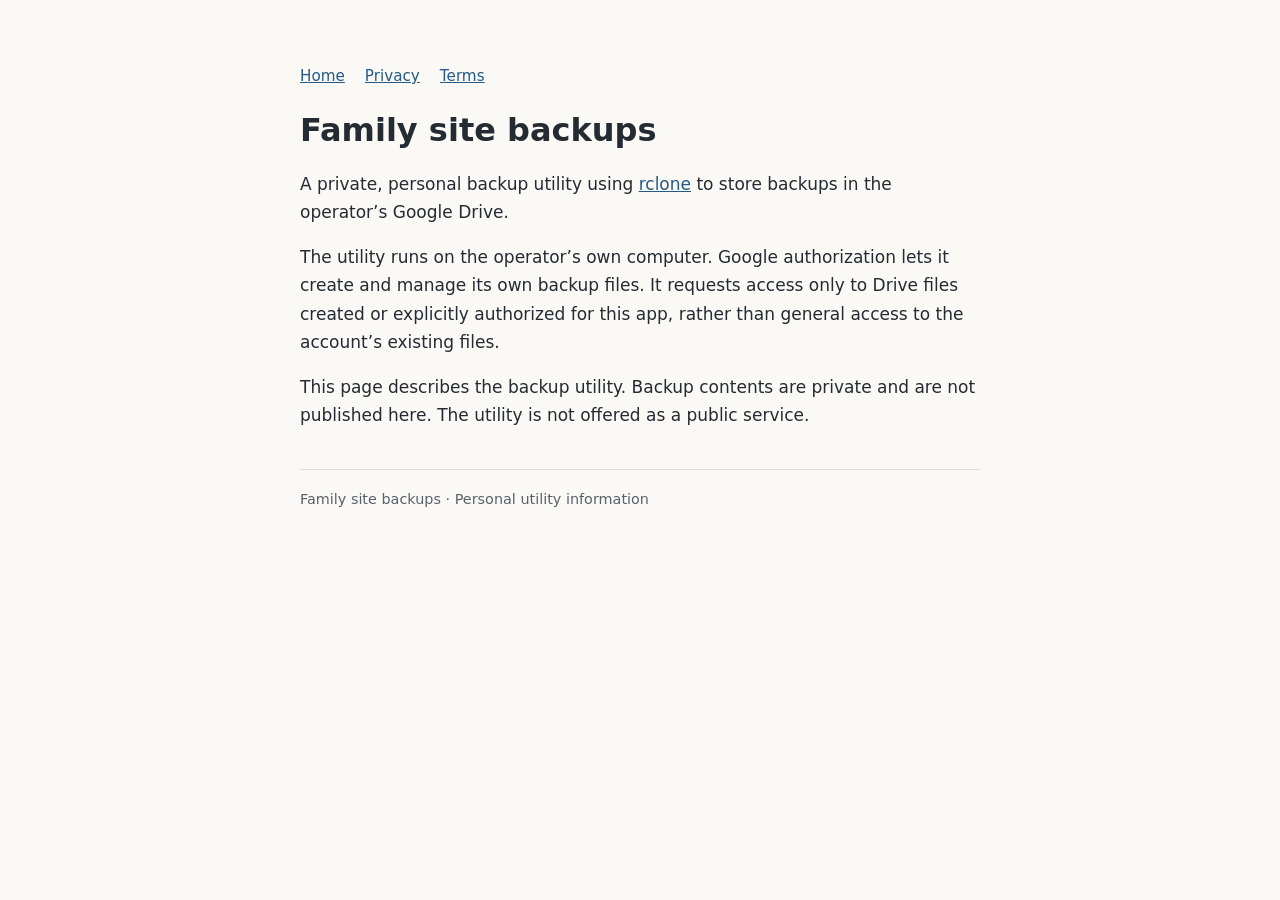
<file: index.html>
<!doctype html>
<html lang="en"><head><meta charset="utf-8"><meta name="viewport" content="width=device-width, initial-scale=1"><title>Family site backups</title><link rel="stylesheet" href="style.css"></head><body><main><nav aria-label="Information"><a href="index.html">Home</a><a href="privacy.html">Privacy</a><a href="terms.html">Terms</a></nav><h1>Family site backups</h1>
<p>A private, personal backup utility using <a href="https://rclone.org/">rclone</a> to store backups in the operator’s Google Drive.</p>
<p>The utility runs on the operator’s own computer. Google authorization lets it create and manage its own backup files. It requests access only to Drive files created or explicitly authorized for this app, rather than general access to the account’s existing files.</p>
<p>This page describes the backup utility. Backup contents are private and are not published here. The utility is not offered as a public service.</p><footer>Family site backups · Personal utility information</footer></main></body></html>
</file>
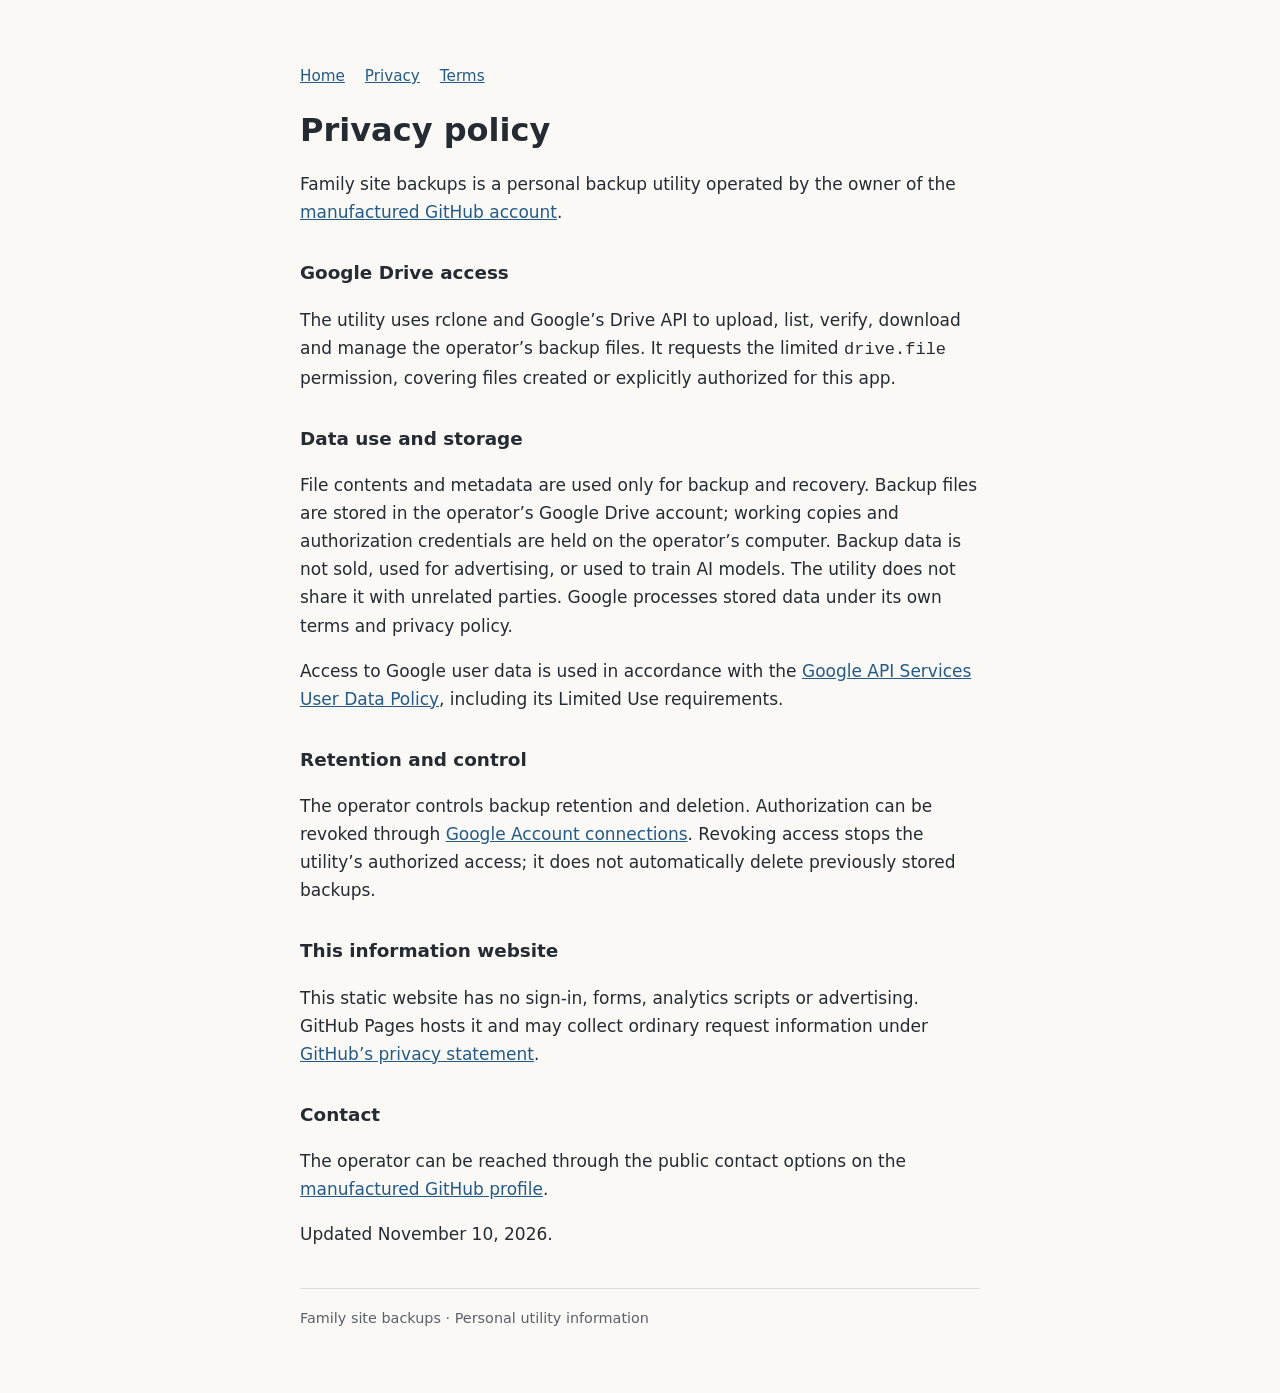
<file: privacy.html>
<!doctype html>
<html lang="en"><head><meta charset="utf-8"><meta name="viewport" content="width=device-width, initial-scale=1"><title>Privacy policy — Family site backups</title><link rel="stylesheet" href="style.css"></head><body><main><nav aria-label="Information"><a href="index.html">Home</a><a href="privacy.html">Privacy</a><a href="terms.html">Terms</a></nav><h1>Privacy policy</h1>
<p>Family site backups is a personal backup utility operated by the owner of the <a href="https://github.com/manufactured">manufactured GitHub account</a>.</p>
<h2>Google Drive access</h2>
<p>The utility uses rclone and Google’s Drive API to upload, list, verify, download and manage the operator’s backup files. It requests the limited <code>drive.file</code> permission, covering files created or explicitly authorized for this app.</p>
<h2>Data use and storage</h2>
<p>File contents and metadata are used only for backup and recovery. Backup files are stored in the operator’s Google Drive account; working copies and authorization credentials are held on the operator’s computer. Backup data is not sold, used for advertising, or used to train AI models. The utility does not share it with unrelated parties. Google processes stored data under its own terms and privacy policy.</p>
<p>Access to Google user data is used in accordance with the <a href="https://developers.google.com/terms/api-services-user-data-policy">Google API Services User Data Policy</a>, including its Limited Use requirements.</p>
<h2>Retention and control</h2>
<p>The operator controls backup retention and deletion. Authorization can be revoked through <a href="https://myaccount.google.com/connections">Google Account connections</a>. Revoking access stops the utility’s authorized access; it does not automatically delete previously stored backups.</p>
<h2>This information website</h2>
<p>This static website has no sign-in, forms, analytics scripts or advertising. GitHub Pages hosts it and may collect ordinary request information under <a href="https://docs.github.com/en/site-policy/privacy-policies/github-general-privacy-statement">GitHub’s privacy statement</a>.</p>
<h2>Contact</h2>
<p>The operator can be reached through the public contact options on the <a href="https://github.com/manufactured">manufactured GitHub profile</a>.</p>
<p>Updated November 10, 2026.</p><footer>Family site backups · Personal utility information</footer></main></body></html>
</file>
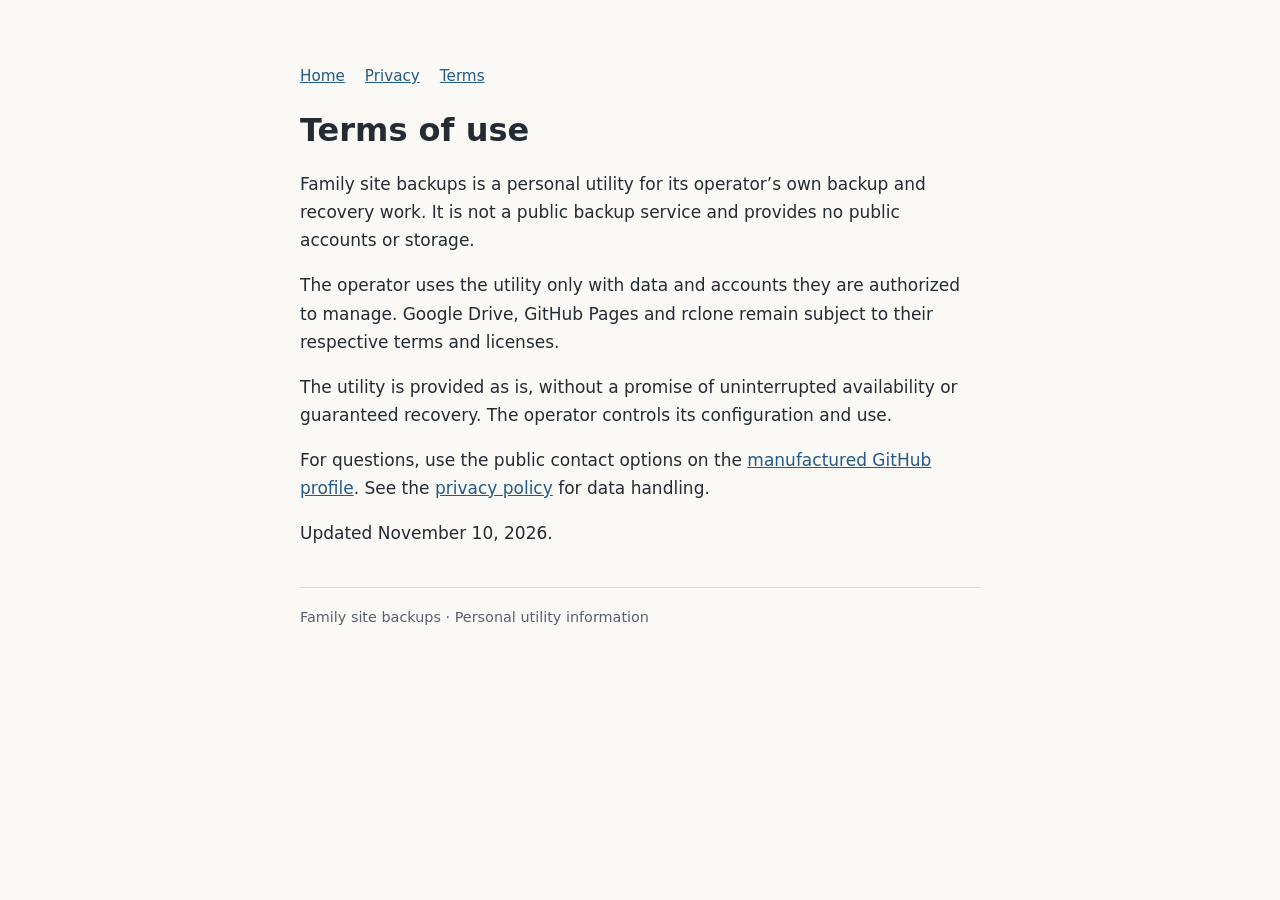
<file: terms.html>
<!doctype html>
<html lang="en"><head><meta charset="utf-8"><meta name="viewport" content="width=device-width, initial-scale=1"><title>Terms — Family site backups</title><link rel="stylesheet" href="style.css"></head><body><main><nav aria-label="Information"><a href="index.html">Home</a><a href="privacy.html">Privacy</a><a href="terms.html">Terms</a></nav><h1>Terms of use</h1>
<p>Family site backups is a personal utility for its operator’s own backup and recovery work. It is not a public backup service and provides no public accounts or storage.</p>
<p>The operator uses the utility only with data and accounts they are authorized to manage. Google Drive, GitHub Pages and rclone remain subject to their respective terms and licenses.</p>
<p>The utility is provided as is, without a promise of uninterrupted availability or guaranteed recovery. The operator controls its configuration and use.</p>
<p>For questions, use the public contact options on the <a href="https://github.com/manufactured">manufactured GitHub profile</a>. See the <a href="privacy.html">privacy policy</a> for data handling.</p>
<p>Updated November 10, 2026.</p><footer>Family site backups · Personal utility information</footer></main></body></html>
</file>
<file: style.css>
body{margin:0;background:#faf9f6;color:#252b32;font:17px/1.65 system-ui,-apple-system,BlinkMacSystemFont,"Segoe UI",sans-serif}main{max-width:680px;margin:64px auto;padding:0 24px}h1{font-size:2rem;line-height:1.2}h2{font-size:1.15rem;margin-top:2rem}a{color:#245a85}nav{display:flex;gap:20px;flex-wrap:wrap;font-size:.95rem}footer{margin-top:40px;padding-top:18px;border-top:1px solid #ddd;font-size:.9rem;color:#59616b}
</file>
